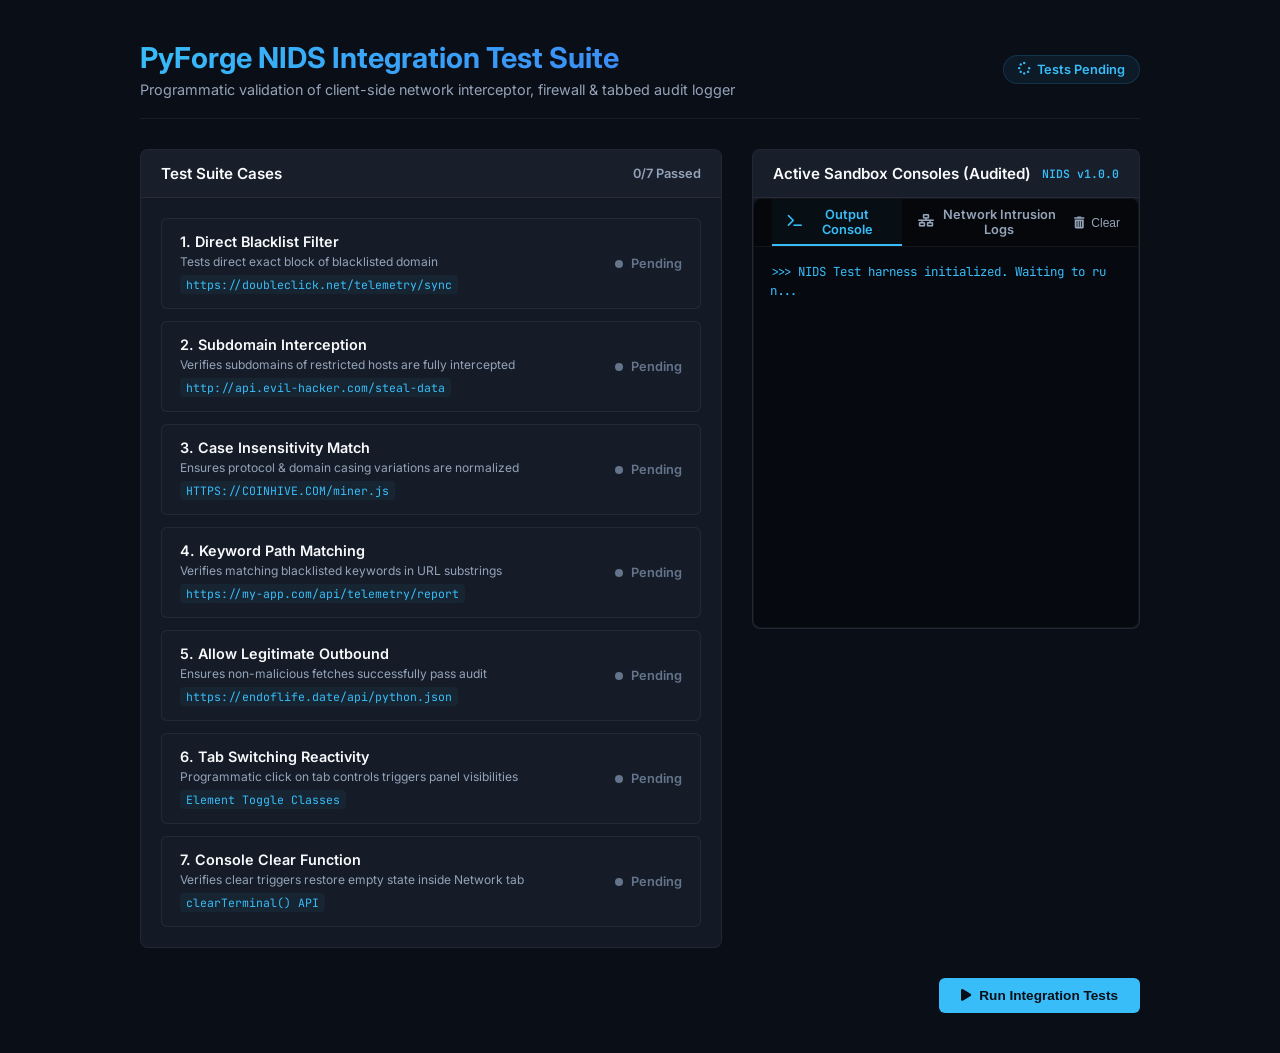
<file: test_runner.html>
<!DOCTYPE html>
<html lang="en">
<head>
  <meta charset="UTF-8">
  <meta name="viewport" content="width=device-width, initial-scale=1.0">
  <title>PyForge NIDS - Integration Test Runner</title>
  <!-- Google Fonts & FontAwesome -->
  <link rel="preconnect" href="https://fonts.googleapis.com">
  <link rel="preconnect" href="https://fonts.gstatic.com" crossorigin>
  <link href="https://fonts.googleapis.com/css2?family=Inter:wght@400;500;600;700&family=JetBrains+Mono:wght@400;500;600&display=swap" rel="stylesheet">
  <link rel="stylesheet" href="https://cdnjs.cloudflare.com/ajax/libs/font-awesome/6.4.0/css/all.min.css">
  
  <style>
    :root {
      --bg-dark: #0A0E17;
      --bg-slate: #131A26;
      --bg-panel: #1A2333;
      --border-color: rgba(255, 255, 255, 0.06);
      --text-primary: #F8FAFC;
      --text-secondary: #94A3B8;
      --text-muted: #64748B;
      --accent-cyan: #38bdf8;
      --accent-blue: #1d4ed8;
      --accent-mint: #10b981;
      --accent-red: #ef4444;
      --radius: 8px;
      --transition: all 0.25s cubic-bezier(0.4, 0, 0.2, 1);
    }

    * {
      box-sizing: border-box;
      margin: 0;
      padding: 0;
    }

    body {
      background: var(--bg-dark);
      color: var(--text-primary);
      font-family: 'Inter', sans-serif;
      min-height: 100vh;
      padding: 40px 20px;
    }

    .container {
      max-width: 1000px;
      margin: 0 auto;
    }

    header {
      margin-bottom: 30px;
      display: flex;
      justify-content: space-between;
      align-items: center;
      border-bottom: 1px solid var(--border-color);
      padding-bottom: 20px;
    }

    .header-title h1 {
      font-size: 1.8rem;
      font-weight: 700;
      background: linear-gradient(135deg, #38bdf8 0%, #3b82f6 100%);
      -webkit-background-clip: text;
      -webkit-text-fill-color: transparent;
      margin-bottom: 6px;
    }

    .header-title p {
      color: var(--text-secondary);
      font-size: 0.9rem;
    }

    .badge-container {
      display: flex;
      gap: 12px;
    }

    .status-badge {
      background: rgba(56, 189, 248, 0.08);
      border: 1px solid rgba(56, 189, 248, 0.15);
      color: var(--accent-cyan);
      padding: 6px 14px;
      border-radius: 20px;
      font-size: 0.8rem;
      font-weight: 600;
      display: flex;
      align-items: center;
      gap: 6px;
    }

    .status-badge.passed {
      background: rgba(16, 185, 129, 0.08);
      border: 1px solid rgba(16, 185, 129, 0.15);
      color: var(--accent-mint);
    }

    /* Test Results Dashboard Grid */
    .dashboard-grid {
      display: grid;
      grid-template-columns: 1.5fr 1fr;
      gap: 30px;
      margin-bottom: 30px;
    }

    @media (max-width: 900px) {
      .dashboard-grid {
        grid-template-columns: 1fr;
      }
    }

    .panel {
      background: var(--bg-slate);
      border: 1px solid var(--border-color);
      border-radius: var(--radius);
      overflow: hidden;
      display: flex;
      flex-direction: column;
    }

    .panel-header {
      background: rgba(255, 255, 255, 0.02);
      border-bottom: 1px solid var(--border-color);
      padding: 14px 20px;
      font-weight: 600;
      font-size: 0.95rem;
      display: flex;
      justify-content: space-between;
      align-items: center;
    }

    .panel-body {
      padding: 20px;
    }

    /* Test Cases List */
    .test-list {
      display: flex;
      flex-direction: column;
      gap: 12px;
    }

    .test-item {
      background: rgba(255, 255, 255, 0.01);
      border: 1px solid var(--border-color);
      border-radius: 6px;
      padding: 14px 18px;
      display: flex;
      justify-content: space-between;
      align-items: center;
      transition: var(--transition);
    }

    .test-item:hover {
      background: rgba(255, 255, 255, 0.02);
      border-color: rgba(56, 189, 248, 0.15);
    }

    .test-info {
      display: flex;
      flex-direction: column;
      gap: 4px;
    }

    .test-name {
      font-size: 0.9rem;
      font-weight: 600;
      color: var(--text-primary);
    }

    .test-desc {
      font-size: 0.75rem;
      color: var(--text-secondary);
    }

    .test-target {
      font-family: 'JetBrains Mono', monospace;
      font-size: 0.72rem;
      color: var(--accent-cyan);
      background: rgba(56, 189, 248, 0.05);
      padding: 2px 6px;
      border-radius: 4px;
      width: fit-content;
      margin-top: 2px;
    }

    .test-status {
      display: flex;
      align-items: center;
      gap: 8px;
      font-size: 0.8rem;
      font-weight: 600;
    }

    .status-indicator {
      width: 8px;
      height: 8px;
      border-radius: 50%;
      display: inline-block;
    }

    .status-pending {
      color: var(--text-muted);
    }
    .status-pending .status-indicator {
      background: var(--text-muted);
    }

    .status-running {
      color: var(--accent-cyan);
    }
    .status-running .status-indicator {
      background: var(--accent-cyan);
      animation: pulse 1s infinite alternate;
    }

    .status-passed {
      color: var(--accent-mint);
    }
    .status-passed .status-indicator {
      background: var(--accent-mint);
    }

    .status-failed {
      color: var(--accent-red);
    }
    .status-failed .status-indicator {
      background: var(--accent-red);
    }

    @keyframes pulse {
      from { transform: scale(0.9); opacity: 0.6; }
      to { transform: scale(1.1); opacity: 1; }
    }

    /* Console Display Area */
    .console-mock-section {
      display: flex;
      flex-direction: column;
      height: 480px;
    }

    .tabbed-terminal {
      flex: 1;
      display: flex;
      flex-direction: column;
      background: #06090f;
      border: 1px solid rgba(255, 255, 255, 0.05);
      border-radius: var(--radius);
      overflow: hidden;
    }

    /* Import actual style mappings for tabbed terminal */
    .pane-header-tabs {
      background: rgba(0, 0, 0, 0.25);
      border-bottom: 1px solid var(--border-color);
      padding: 0 18px;
      display: flex;
      justify-content: space-between;
      align-items: center;
      font-size: 0.85rem;
      font-weight: 600;
      height: 48px;
    }

    .terminal-tabs-container {
      display: flex;
      height: 100%;
    }

    .terminal-tab-btn {
      background: transparent;
      border: none;
      border-bottom: 2px solid transparent;
      color: var(--text-secondary);
      font-family: 'Inter', sans-serif;
      font-size: 0.8rem;
      font-weight: 600;
      padding: 0 16px;
      cursor: pointer;
      transition: var(--transition);
      display: flex;
      align-items: center;
      gap: 6px;
      height: 100%;
    }

    .terminal-tab-btn:hover {
      color: var(--text-primary);
      background: rgba(255, 255, 255, 0.02);
    }

    .terminal-tab-btn.active {
      color: var(--accent-cyan);
      border-bottom-color: var(--accent-cyan);
      background: rgba(56, 189, 248, 0.04);
    }

    .clear-terminal {
      background: transparent;
      border: none;
      color: var(--text-secondary);
      font-size: 0.75rem;
      cursor: pointer;
      display: flex;
      align-items: center;
      gap: 6px;
    }

    .clear-terminal:hover {
      color: var(--accent-red);
    }

    .terminal-body {
      flex: 1;
      padding: 16px;
      overflow-y: auto;
      font-family: 'JetBrains Mono', monospace;
      font-size: 0.78rem;
      line-height: 1.5;
      display: flex;
      flex-direction: column;
      gap: 8px;
    }

    .terminal-body.hidden {
      display: none !important;
    }

    .terminal-output-line {
      white-space: pre-wrap;
      word-break: break-all;
    }

    .output-system { color: var(--accent-cyan); }
    .output-val { color: var(--text-primary); }
    .output-success { color: var(--accent-mint); }
    .output-error { color: #f87171; }

    /* Network intrusion items */
    .network-log-item {
      display: flex;
      flex-direction: column;
      gap: 4px;
      padding: 10px 14px;
      background: rgba(255, 255, 255, 0.01);
      border: 1px solid rgba(255, 255, 255, 0.03);
      border-radius: 4px;
    }

    .network-log-header {
      display: flex;
      justify-content: space-between;
      align-items: center;
    }

    .network-log-url {
      font-weight: 600;
      color: var(--text-primary);
      word-break: break-all;
    }

    .net-badge {
      font-size: 0.65rem;
      font-weight: 700;
      padding: 2px 6px;
      border-radius: 4px;
      text-transform: uppercase;
    }

    .net-badge.allowed {
      background: rgba(16, 185, 129, 0.12);
      color: var(--accent-mint);
      border: 1px solid rgba(16, 185, 129, 0.25);
    }

    .net-badge.blocked {
      background: rgba(239, 68, 68, 0.12);
      color: var(--accent-red);
      border: 1px solid rgba(239, 68, 68, 0.25);
    }

    .network-log-details {
      display: flex;
      justify-content: space-between;
      font-size: 0.7rem;
      color: var(--text-muted);
    }

    .network-empty-state {
      text-align: center;
      padding: 40px 20px;
      color: var(--text-muted);
      font-size: 0.85rem;
      margin: auto;
    }

    .network-empty-state i {
      font-size: 2rem;
      display: block;
      margin-bottom: 12px;
      color: var(--accent-cyan);
    }

    .action-row {
      margin-top: 20px;
      display: flex;
      justify-content: flex-end;
    }

    .btn {
      background: var(--accent-cyan);
      color: var(--bg-dark);
      border: none;
      padding: 10px 22px;
      border-radius: 6px;
      font-size: 0.85rem;
      font-weight: 600;
      cursor: pointer;
      transition: var(--transition);
      display: flex;
      align-items: center;
      gap: 8px;
    }

    .btn:hover {
      background: #7dd3fc;
      box-shadow: 0 0 15px rgba(56, 189, 248, 0.3);
    }

    .hidden {
      display: none !important;
    }
  </style>

  <!-- MOCK ENVIRONMENT SETUP SCRIPT -->
  <script>
    // Global Mock Object to hold elements requested by app.js on load
    const mockedElementsStore = {};

    function createMockElement(id, tagName = 'div') {
      const el = document.createElement(tagName);
      el.id = id;
      el.className = 'mocked-dummy';
      el.style = {};
      el.dataset = {};
      el.disabled = false;
      return el;
    }

    // Keep track of which IDs have real elements in the DOM
    const realElementIds = [
      'terminal-body',
      'network-log-body',
      'terminal-tab-stdout',
      'terminal-tab-network',
      'clear-terminal-btn'
    ];

    // Mock document selector APIs before app.js runs
    const originalGetElementById = document.getElementById;
    document.getElementById = function(id) {
      if (realElementIds.includes(id)) {
        return originalGetElementById.call(document, id);
      }
      if (!mockedElementsStore[id]) {
        let tagName = 'div';
        if (id.includes('select')) tagName = 'select';
        if (id.includes('btn') || id.includes('toggle')) tagName = 'button';
        if (id.includes('textarea')) tagName = 'textarea';
        
        const el = createMockElement(id, tagName);
        if (tagName === 'select') {
          // Add dummy options
          el.innerHTML = '<option value="custom">Custom</option><option value="security-attack">Security</option>';
        }
        mockedElementsStore[id] = el;
      }
      return mockedElementsStore[id];
    };

    // Override querySelector to prevent errors
    const originalQuerySelector = document.querySelector;
    document.querySelector = function(selector) {
      if (selector.startsWith('#')) {
        const id = selector.substring(1);
        return document.getElementById(id);
      }
      const real = originalQuerySelector.call(document, selector);
      if (real) return real;
      return document.createElement('div');
    };

    // Override querySelectorAll
    const originalQuerySelectorAll = document.querySelectorAll;
    document.querySelectorAll = function(selector) {
      const real = originalQuerySelectorAll.call(document, selector);
      if (real && real.length > 0) return real;
      
      const dummyArr = [document.createElement('div')];
      dummyArr.forEach = Array.prototype.forEach;
      return dummyArr;
    };

    // Mock loadPyodide if not available (we run tests offline without loading Pyodide package to save resources)
    window.loadPyodide = async function() {
      return {
        runPythonAsync: async () => {},
        runPython: () => ""
      };
    };
  </script>

  <!-- Load PyForge Application Script -->
  <script src="app.js" defer></script>
</head>
<body>

  <div class="container">
    <header>
      <div class="header-title">
        <h1>PyForge NIDS Integration Test Suite</h1>
        <p>Programmatic validation of client-side network interceptor, firewall & tabbed audit logger</p>
      </div>
      <div class="badge-container">
        <div class="status-badge" id="suite-status">
          <i class="fa-solid fa-spinner fa-spin"></i> Tests Pending
        </div>
      </div>
    </header>

    <div class="dashboard-grid">
      <!-- Left Panel: Test Cases -->
      <div class="panel">
        <div class="panel-header">
          <span>Test Suite Cases</span>
          <span style="font-size: 0.8rem; color: var(--text-secondary);" id="pass-count">0/7 Passed</span>
        </div>
        <div class="panel-body">
          <div class="test-list">
            <!-- Test 1 -->
            <div class="test-item" id="test-1">
              <div class="test-info">
                <span class="test-name">1. Direct Blacklist Filter</span>
                <span class="test-desc">Tests direct exact block of blacklisted domain</span>
                <div class="test-target">https://doubleclick.net/telemetry/sync</div>
              </div>
              <div class="test-status status-pending">
                <span class="status-indicator"></span> <span>Pending</span>
              </div>
            </div>

            <!-- Test 2 -->
            <div class="test-item" id="test-2">
              <div class="test-info">
                <span class="test-name">2. Subdomain Interception</span>
                <span class="test-desc">Verifies subdomains of restricted hosts are fully intercepted</span>
                <div class="test-target">http://api.evil-hacker.com/steal-data</div>
              </div>
              <div class="test-status status-pending">
                <span class="status-indicator"></span> <span>Pending</span>
              </div>
            </div>

            <!-- Test 3 -->
            <div class="test-item" id="test-3">
              <div class="test-info">
                <span class="test-name">3. Case Insensitivity Match</span>
                <span class="test-desc">Ensures protocol & domain casing variations are normalized</span>
                <div class="test-target">HTTPS://COINHIVE.COM/miner.js</div>
              </div>
              <div class="test-status status-pending">
                <span class="status-indicator"></span> <span>Pending</span>
              </div>
            </div>

            <!-- Test 4 -->
            <div class="test-item" id="test-4">
              <div class="test-info">
                <span class="test-name">4. Keyword Path Matching</span>
                <span class="test-desc">Verifies matching blacklisted keywords in URL substrings</span>
                <div class="test-target">https://my-app.com/api/telemetry/report</div>
              </div>
              <div class="test-status status-pending">
                <span class="status-indicator"></span> <span>Pending</span>
              </div>
            </div>

            <!-- Test 5 -->
            <div class="test-item" id="test-5">
              <div class="test-info">
                <span class="test-name">5. Allow Legitimate Outbound</span>
                <span class="test-desc">Ensures non-malicious fetches successfully pass audit</span>
                <div class="test-target">https://endoflife.date/api/python.json</div>
              </div>
              <div class="test-status status-pending">
                <span class="status-indicator"></span> <span>Pending</span>
              </div>
            </div>

            <!-- Test 6 -->
            <div class="test-item" id="test-6">
              <div class="test-info">
                <span class="test-name">6. Tab Switching Reactivity</span>
                <span class="test-desc">Programmatic click on tab controls triggers panel visibilities</span>
                <div class="test-target">Element Toggle Classes</div>
              </div>
              <div class="test-status status-pending">
                <span class="status-indicator"></span> <span>Pending</span>
              </div>
            </div>

            <!-- Test 7 -->
            <div class="test-item" id="test-7">
              <div class="test-info">
                <span class="test-name">7. Console Clear Function</span>
                <span class="test-desc">Verifies clear triggers restore empty state inside Network tab</span>
                <div class="test-target">clearTerminal() API</div>
              </div>
              <div class="test-status status-pending">
                <span class="status-indicator"></span> <span>Pending</span>
              </div>
            </div>
          </div>
        </div>
      </div>

      <!-- Right Panel: Mock Output Drawer -->
      <div class="panel console-mock-section">
        <div class="panel-header">
          <span>Active Sandbox Consoles (Audited)</span>
          <span style="font-size: 0.72rem; color: var(--accent-cyan); font-family: 'JetBrains Mono', monospace;">NIDS v1.0.0</span>
        </div>
        
        <div class="tabbed-terminal">
          <div class="pane-header-tabs">
            <div class="terminal-tabs-container">
              <button class="terminal-tab-btn active" id="terminal-tab-stdout"><i class="fa-solid fa-terminal"></i> Output Console</button>
              <button class="terminal-tab-btn" id="terminal-tab-network"><i class="fa-solid fa-network-wired"></i> Network Intrusion Logs</button>
            </div>
            <button class="clear-terminal" id="clear-terminal-btn"><i class="fa-solid fa-trash-can"></i> Clear</button>
          </div>
          
          <!-- Terminal Body 1: Stdout -->
          <div class="terminal-body" id="terminal-body">
            <div class="terminal-output-line output-system">&gt;&gt;&gt; NIDS Test harness initialized. Waiting to run...</div>
          </div>

          <!-- Terminal Body 2: Network logs -->
          <div class="terminal-body hidden" id="network-log-body">
            <div class="network-empty-state">
              <i class="fa-solid fa-shield-halved"></i>
              Network Intrusion Tracker Active. Running outbound audits...
            </div>
          </div>
        </div>
      </div>
    </div>

    <div class="action-row">
      <button class="btn" id="run-tests-btn"><i class="fa-solid fa-play"></i> Run Integration Tests</button>
    </div>
  </div>

  <!-- PROGRAMMATIC TEST HARNESS SCRIPT -->
  <script>
    window.addEventListener('load', () => {
      // Small timeout to allow app.js initialization to execute first
      setTimeout(() => {
        const runBtn = document.getElementById('run-tests-btn');
        if (runBtn) {
          runBtn.addEventListener('click', runTestSuite);
        }
      }, 500);
    });

    async function runTestSuite() {
      const suiteStatus = document.getElementById('suite-status');
      const passCountEl = document.getElementById('pass-count');
      const runBtn = document.getElementById('run-tests-btn');
      
      runBtn.disabled = true;
      suiteStatus.innerHTML = '<i class="fa-solid fa-spinner fa-spin"></i> Running Suite...';
      suiteStatus.className = 'status-badge';
      
      let passedTests = 0;
      const totalTests = 7;
      
      // Clear consoles first
      document.getElementById('clear-terminal-btn').click();
      
      // Setup network fetch mock to prevent real external outgoing requests
      // This isolates tests client-side
      const realFetch = window.fetch;
      
      // Override the original fetch that our app.js's patched fetch delegates to.
      // We will allow it to return a mock response for non-blocked items.
      window.fetch = async function(input, init) {
        // Since app.js wraps the global window.fetch, calling it directly
        // will route it through our interceptor.
        // But we need to make sure the underlying originalFetch resolves mock data.
        return new Response(JSON.stringify({ status: "success", mock: true }), {
          status: 200,
          headers: { 'Content-Type': 'application/json' }
        });
      };
      
      // Re-patch window.fetch with the app.js patched version to ensure we test the exact current wrapper
      // Our custom interceptor is already bound on window.fetch by app.js!
      const interceptorFetch = window.fetch;

      const delay = ms => new Promise(res => setTimeout(res, ms));

      // ----------------------------------------------------
      // TEST 1: Direct Blacklist Filter (https://doubleclick.net/telemetry/sync)
      // ----------------------------------------------------
      updateTestStatus(1, 'running');
      await delay(800);
      try {
        let threw = false;
        try {
          await interceptorFetch('https://doubleclick.net/telemetry/sync');
        } catch (err) {
          if (err instanceof TypeError && err.message.includes('Block')) {
            threw = true;
          }
        }
        
        // Inspect logs
        const logs = document.getElementById('network-log-body').innerHTML;
        const terminal = document.getElementById('terminal-body').innerHTML;
        
        const hasBlockedBadge = logs.includes('net-badge blocked') && logs.includes('doubleclick.net');
        const hasConsoleWarning = terminal.includes('[SECURITY WARNING]') && terminal.includes('doubleclick.net');
        
        if (threw && hasBlockedBadge && hasConsoleWarning) {
          updateTestStatus(1, 'passed');
          passedTests++;
        } else {
          updateTestStatus(1, 'failed');
        }
      } catch (e) {
        updateTestStatus(1, 'failed');
      }
      passCountEl.textContent = `${passedTests}/${totalTests} Passed`;

      // ----------------------------------------------------
      // TEST 2: Subdomain Interception (http://api.evil-hacker.com/steal-data)
      // ----------------------------------------------------
      updateTestStatus(2, 'running');
      await delay(800);
      try {
        let threw = false;
        try {
          await interceptorFetch('http://api.evil-hacker.com/steal-data');
        } catch (err) {
          if (err instanceof TypeError) threw = true;
        }
        
        const logs = document.getElementById('network-log-body').innerHTML;
        const hasBlockedBadge = logs.includes('net-badge blocked') && logs.includes('api.evil-hacker.com');
        
        if (threw && hasBlockedBadge) {
          updateTestStatus(2, 'passed');
          passedTests++;
        } else {
          updateTestStatus(2, 'failed');
        }
      } catch (e) {
        updateTestStatus(2, 'failed');
      }
      passCountEl.textContent = `${passedTests}/${totalTests} Passed`;

      // ----------------------------------------------------
      // TEST 3: Case Insensitivity Match (HTTPS://COINHIVE.COM/miner.js)
      // ----------------------------------------------------
      updateTestStatus(3, 'running');
      await delay(800);
      try {
        let threw = false;
        try {
          await interceptorFetch('HTTPS://COINHIVE.COM/miner.js');
        } catch (err) {
          if (err instanceof TypeError) threw = true;
        }
        
        const logs = document.getElementById('network-log-body').innerHTML;
        const hasBlockedBadge = logs.includes('net-badge blocked') && logs.includes('COINHIVE.COM');
        
        if (threw && hasBlockedBadge) {
          updateTestStatus(3, 'passed');
          passedTests++;
        } else {
          updateTestStatus(3, 'failed');
        }
      } catch (e) {
        updateTestStatus(3, 'failed');
      }
      passCountEl.textContent = `${passedTests}/${totalTests} Passed`;

      // ----------------------------------------------------
      // TEST 4: Keyword Path Matching (https://my-app.com/api/telemetry/report)
      // ----------------------------------------------------
      updateTestStatus(4, 'running');
      await delay(800);
      try {
        let threw = false;
        try {
          await interceptorFetch('https://my-app.com/api/telemetry/report');
        } catch (err) {
          if (err instanceof TypeError) threw = true;
        }
        
        const logs = document.getElementById('network-log-body').innerHTML;
        const hasBlockedBadge = logs.includes('net-badge blocked') && logs.includes('telemetry');
        
        if (threw && hasBlockedBadge) {
          updateTestStatus(4, 'passed');
          passedTests++;
        } else {
          updateTestStatus(4, 'failed');
        }
      } catch (e) {
        updateTestStatus(4, 'failed');
      }
      passCountEl.textContent = `${passedTests}/${totalTests} Passed`;

      // ----------------------------------------------------
      // TEST 5: Allow Legitimate Outbound (https://endoflife.date/api/python.json)
      // ----------------------------------------------------
      updateTestStatus(5, 'running');
      await delay(800);
      try {
        let threw = false;
        let res = null;
        try {
          res = await interceptorFetch('https://endoflife.date/api/python.json');
        } catch (err) {
          threw = true;
        }
        
        const logs = document.getElementById('network-log-body').innerHTML;
        const hasAllowedBadge = logs.includes('net-badge allowed') && logs.includes('endoflife.date');
        
        if (!threw && res && hasAllowedBadge) {
          updateTestStatus(5, 'passed');
          passedTests++;
        } else {
          updateTestStatus(5, 'failed');
        }
      } catch (e) {
        updateTestStatus(5, 'failed');
      }
      passCountEl.textContent = `${passedTests}/${totalTests} Passed`;

      // ----------------------------------------------------
      // TEST 6: Tab Switching Reactivity (Active Tab Switching Class Checks)
      // ----------------------------------------------------
      updateTestStatus(6, 'running');
      await delay(800);
      try {
        const tabStdout = document.getElementById('terminal-tab-stdout');
        const tabNetwork = document.getElementById('terminal-tab-network');
        const bodyStdout = document.getElementById('terminal-body');
        const bodyNetwork = document.getElementById('network-log-body');
        
        // Switch to Network
        tabNetwork.click();
        const networkActive = tabNetwork.classList.contains('active') && 
                              !tabStdout.classList.contains('active') &&
                              bodyStdout.classList.contains('hidden') &&
                              !bodyNetwork.classList.contains('hidden');
                              
        // Switch to Stdout
        tabStdout.click();
        const stdoutActive = tabStdout.classList.contains('active') && 
                             !tabNetwork.classList.contains('active') &&
                             !bodyStdout.classList.contains('hidden') &&
                             bodyNetwork.classList.contains('hidden');
        
        if (networkActive && stdoutActive) {
          updateTestStatus(6, 'passed');
          passedTests++;
        } else {
          updateTestStatus(6, 'failed');
        }
      } catch (e) {
        updateTestStatus(6, 'failed');
      }
      passCountEl.textContent = `${passedTests}/${totalTests} Passed`;

      // ----------------------------------------------------
      // TEST 7: Console Clear Function (Restores Network empty state)
      // ----------------------------------------------------
      updateTestStatus(7, 'running');
      await delay(800);
      try {
        const tabNetwork = document.getElementById('terminal-tab-network');
        const bodyNetwork = document.getElementById('network-log-body');
        const clearBtn = document.getElementById('clear-terminal-btn');
        
        // Activate network tab, click clear
        tabNetwork.click();
        clearBtn.click();
        
        const hasEmptyState = bodyNetwork.querySelector('.network-empty-state') !== null;
        
        if (hasEmptyState) {
          updateTestStatus(7, 'passed');
          passedTests++;
        } else {
          updateTestStatus(7, 'failed');
        }
      } catch (e) {
        updateTestStatus(7, 'failed');
      }
      
      // Finalize Status
      passCountEl.textContent = `${passedTests}/${totalTests} Passed`;
      if (passedTests === totalTests) {
        suiteStatus.textContent = 'Suite Passed';
        suiteStatus.className = 'status-badge passed';
      } else {
        suiteStatus.textContent = 'Suite Failed';
        suiteStatus.className = 'status-badge';
        suiteStatus.style.borderColor = 'rgba(239, 68, 68, 0.15)';
        suiteStatus.style.background = 'rgba(239, 68, 68, 0.08)';
        suiteStatus.style.color = 'var(--accent-red)';
      }
      
      runBtn.disabled = false;
    }

    function updateTestStatus(testNum, status) {
      const item = document.getElementById(`test-${testNum}`);
      if (!item) return;
      
      const statusContainer = item.querySelector('.test-status');
      statusContainer.className = `test-status status-${status}`;
      
      let text = 'Pending';
      if (status === 'running') text = 'Running';
      if (status === 'passed') text = 'Passed';
      if (status === 'failed') text = 'Failed';
      
      statusContainer.innerHTML = `<span class="status-indicator"></span> <span>${text}</span>`;
    }
  </script>
</body>
</html>
</file>
